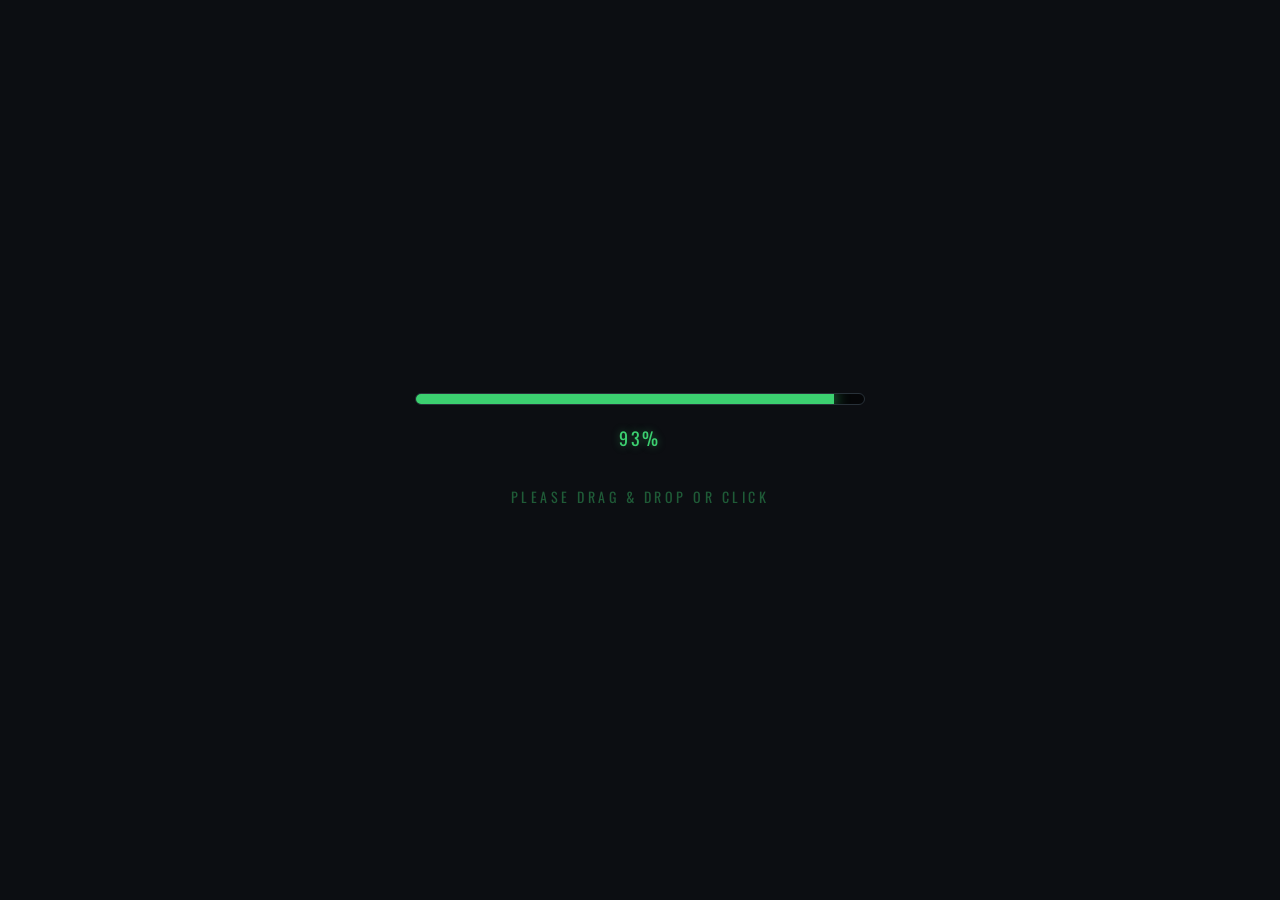
<file: index.html>
<!DOCTYPE html>
<html lang="ja">
<head>
    <meta charset="UTF-8">
    <meta name="theme-color" content="#12161a">
    <title>Digital Portfolio / KARASAWA</title>
    <meta name="viewport" content="width=device-width, initial-scale=1.0">
    <link rel="preconnect" href="https://fonts.googleapis.com">
    <link rel="preconnect" href="https://fonts.gstatic.com" crossorigin>
    <link href="https://fonts.googleapis.com/css2?family=Oswald:wght@400;700&display=swap" rel="stylesheet">
    <link rel="stylesheet" href="style.css">
</head>
<body>

    <button id="js-skip-btn" class="toy-skip-btn">パズルをスキップ</button>

    <div class="loader-overlay" id="js-loader">
        <div class="loader-content">
            <div class="loader-bar-container">
                <div class="loader-bar" id="js-loader-bar"></div>
            </div>
            <div class="loader-status">
                <span class="loader-text" id="js-loader-text">0%</span>
                <span class="loader-icon" id="js-loader-icon" style="display: none;">UNLOCKED</span>
            </div>
            <div class="loader-guide">PLEASE DRAG & DROP OR CLICK</div>
        </div>
    </div>

    <nav class="navigation" id="js-nav">
        <div class="toy-handle" id="js-hamburger">
            <div class="handle-grip"></div>
        </div>

        <div class="drawer-title">PIECES</div>
        <div class="pieces-container">
            <div class="menu-piece" id="piece-about" draggable="true">ABOUT ME</div>
            <div class="menu-piece" id="piece-work" draggable="true">WORK</div>
            <div class="menu-piece" id="piece-certifications" draggable="true">QUALIFICATIONS</div>
            <div class="menu-piece" id="piece-contact" draggable="true">CONTACT</div>
            <div class="menu-piece" id="piece-key" draggable="true" style="display: none;">SECRET KEY</div>
        </div>
    </nav>

    <main class="puzzle-container">
        <div class="puzzle-case">
            <div class="puzzle-logo">Portfolio</div>
            <div class="puzzle-slot" data-slot="about"><span>ABOUT ME SLOT</span></div>
            <div class="puzzle-slot" data-slot="work"><span>WORK SLOT</span></div>
            <div class="puzzle-slot" data-slot="certifications"><span>QUALIFICATIONS SLOT</span></div>
            <div class="puzzle-slot" data-slot="contact"><span>CONTACT SLOT</span></div>
        </div>
    </main>

    <div class="crt-overlay"></div>

    <div class="thankyou-overlay" id="js-thankyou-overlay">
        <h1>Thank You!!</h1>
    </div>

    <script src="script.js"></script>
</body>
</html>
</file>
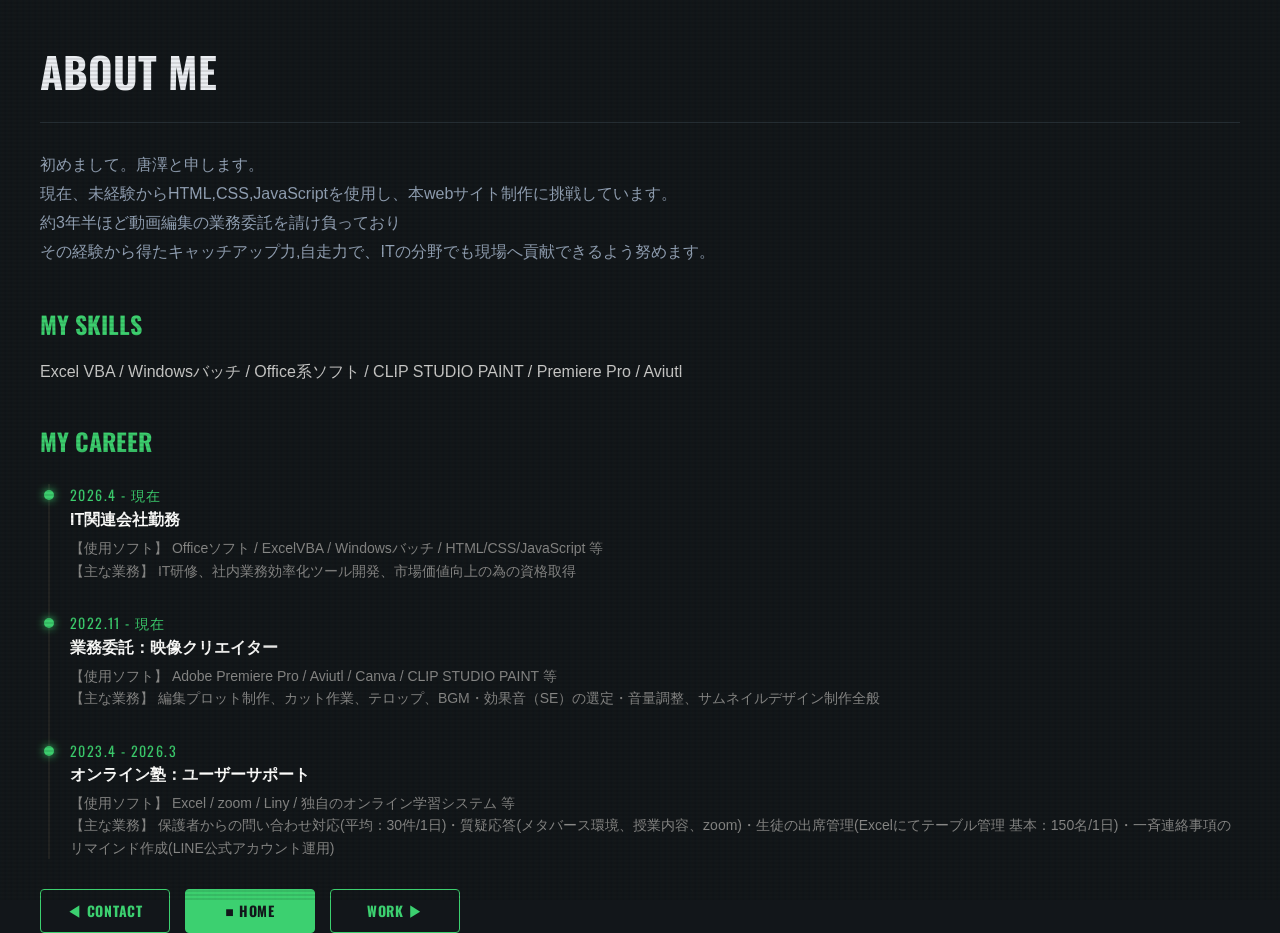
<file: about.html>
<!DOCTYPE html>
<html lang="ja">
<head>
    <meta charset="UTF-8">
    <title>ABOUT | Digital Portfolio</title>
    <meta name="viewport" content="width=device-width, initial-scale=1.0">
    <link rel="preconnect" href="https://fonts.googleapis.com">
    <link rel="preconnect" href="https://fonts.gstatic.com" crossorigin>
    <link href="https://fonts.googleapis.com/css2?family=Oswald:wght@400;700&display=swap" rel="stylesheet">
    <link rel="stylesheet" href="style.css">
</head>
<body class="sub-page-body"> 

    <main class="sub-page-main">
        <h1 class="sub-page-title">ABOUT ME</h1>
        
        <p class="sub-page-text">
            初めまして。唐澤と申します。<br>
            現在、未経験からHTML,CSS,JavaScriptを使用し、本webサイト制作に挑戦しています。<br>
            約3年半ほど動画編集の業務委託を請け負っており<br>
            その経験から得たキャッチアップ力,自走力で、ITの分野でも現場へ貢献できるよう努めます。
        </p>
        
        <h2 style="font-family: 'Oswald', sans-serif; font-size: 24px; color: var(--toy-green); margin-top: 40px;">MY SKILLS</h2>
        <p style="color: #ccc;">
            Excel VBA / Windowsバッチ / Office系ソフト / CLIP STUDIO PAINT / Premiere Pro / Aviutl
        </p>

<h2 style="font-family: 'Oswald', sans-serif; font-size: 24px; color: var(--toy-green); margin-top: 40px;">MY CAREER</h2>
        
        <div style="border-left: 2px solid #222222; padding-left: 20px; margin-left: 8px; margin-top: 25px;">

             <div style="margin-bottom: 30px; position: relative;">
                <div style="position: absolute; left: -26px; top: 6px; width: 10px; height: 10px; background-color: var(--toy-green); border-radius: 50%; box-shadow: 0 0 8px var(--toy-green);"></div>
                <div style="font-family: 'Oswald', sans-serif; font-size: 14px; color: var(--toy-green); letter-spacing: 0.1em;">2026.4 - 現在</div>
                <div style="font-size: 16px; font-weight: bold; color: #ffffff; margin-top: 4px;">IT関連会社勤務</div>
                <p style="color: #888; font-size: 14px; margin: 6px 0 0 0; line-height: 1.6;">
                【使用ソフト】	Officeソフト / ExcelVBA / Windowsバッチ / HTML/CSS/JavaScript 等<br>
                【主な業務】	IT研修、社内業務効率化ツール開発、市場価値向上の為の資格取得
                </p>
            </div>

            <div style="margin-bottom: 30px; position: relative;">
                <div style="position: absolute; left: -26px; top: 6px; width: 10px; height: 10px; background-color: var(--toy-green); border-radius: 50%; box-shadow: 0 0 8px var(--toy-green);"></div>
                <div style="font-family: 'Oswald', sans-serif; font-size: 14px; color: var(--toy-green); letter-spacing: 0.1em;">2022.11 - 現在</div>
                <div style="font-size: 16px; font-weight: bold; color: #ffffff; margin-top: 4px;">業務委託：映像クリエイター</div>
                <p style="color: #888; font-size: 14px; margin: 6px 0 0 0; line-height: 1.6;">
                【使用ソフト】	Adobe Premiere Pro / Aviutl / Canva / CLIP STUDIO PAINT 等<br>
                【主な業務】	編集プロット制作、カット作業、テロップ、BGM・効果音（SE）の選定・音量調整、サムネイルデザイン制作全般
                </p>
            </div>

            <div style="margin-bottom: 30px; position: relative;">
                <div style="position: absolute; left: -26px; top: 6px; width: 10px; height: 10px; background-color: var(--toy-green); border-radius: 50%; box-shadow: 0 0 8px var(--toy-green);"></div>
                <div style="font-family: 'Oswald', sans-serif; font-size: 14px; color: var(--toy-green); letter-spacing: 0.1em;">2023.4 - 2026.3</div>
                <div style="font-size: 16px; font-weight: bold; color: #ffffff; margin-top: 4px;">オンライン塾：ユーザーサポート</div>
                <p style="color: #888; font-size: 14px; margin: 6px 0 0 0; line-height: 1.6;">
                【使用ソフト】	Excel / zoom / Liny / 独自のオンライン学習システム 等<br>
                【主な業務】	保護者からの問い合わせ対応(平均：30件/1日)・質疑応答(メタバース環境、授業内容、zoom)・生徒の出席管理(Excelにてテーブル管理 基本：150名/1日)・一斉連絡事項のリマインド作成(LINE公式アカウント運用)
                </p>
            </div>

        </div>

        <div class="sub-page-footer">
            <a href="contact.html" class="btn-sub-nav">◀ CONTACT</a>
            <a href="index.html" class="btn-sub-nav btn-home">■ HOME</a>
            <a href="work.html" class="btn-sub-nav">WORK ▶</a>
        </div>
    </main>

    <div class="crt-overlay"></div>
</body>
</html>
</file>
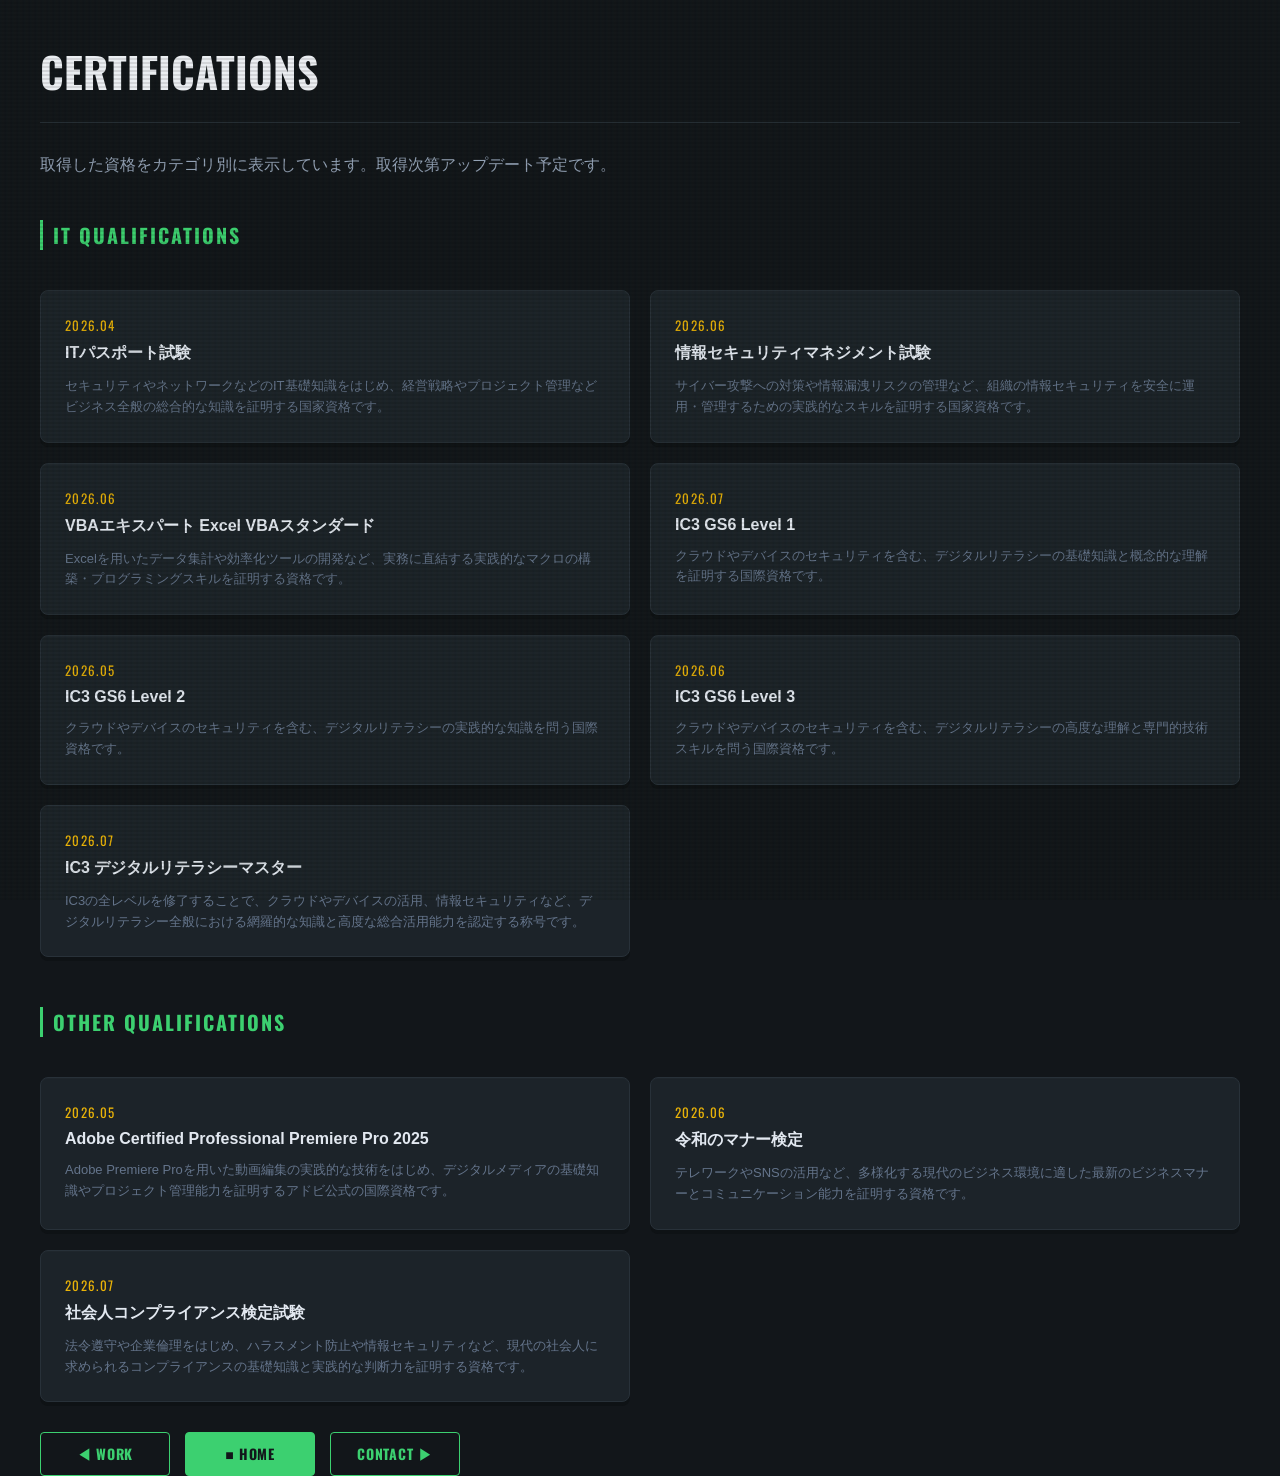
<file: certifications.html>
<!DOCTYPE html>
<html lang="ja">
<head>
    <meta charset="UTF-8">
    <title>CERTIFICATIONS | Digital Portfolio</title>
    <meta name="viewport" content="width=device-width, initial-scale=1.0">
    <link rel="preconnect" href="https://fonts.googleapis.com">
    <link rel="preconnect" href="https://fonts.gstatic.com" crossorigin>
    <link href="https://fonts.googleapis.com/css2?family=Oswald:wght@400;700&display=swap" rel="stylesheet">
    <link rel="stylesheet" href="style.css">
</head>
<body class="sub-page-body">

   <main class="sub-page-main">
        <h1 class="sub-page-title">CERTIFICATIONS</h1>
        <p class="sub-page-text">取得した資格をカテゴリ別に表示しています。取得次第アップデート予定です。</p>
        
        <h2 class="cert-category-title">IT QUALIFICATIONS</h2>
        <div class="cert-grid">
            
            <a href="https://www3.jitec.ipa.go.jp/JitesCbt/index.html" target="_blank" rel="noopener noreferrer" class="cert-box">
                <div class="cert-date">2026.04</div>
                <div class="cert-title">ITパスポート試験</div>
                <p class="cert-desc">セキュリティやネットワークなどのIT基礎知識をはじめ、経営戦略やプロジェクト管理などビジネス全般の総合的な知識を証明する国家資格です。</p>
            </a>

                <a href="https://www.ipa.go.jp/shiken/kubun/sg/about.html" target="_blank" rel="noopener noreferrer" class="cert-box">
                <div class="cert-date">2026.06</div>
                <div class="cert-title">情報セキュリティマネジメント試験</div>
                <p class="cert-desc">サイバー攻撃への対策や情報漏洩リスクの管理など、組織の情報セキュリティを安全に運用・管理するための実践的なスキルを証明する国家資格です。</p>
            </a>

            <a href="https://vbae.odyssey-com.co.jp/about/excel_standard.html" target="_blank" rel="noopener noreferrer" class="cert-box">
                <div class="cert-date">2026.06</div>
                <div class="cert-title">VBAエキスパート Excel VBAスタンダード</div>
                <p class="cert-desc">Excelを用いたデータ集計や効率化ツールの開発など、実務に直結する実践的なマクロの構築・プログラミングスキルを証明する資格です。</p>
            </a>

            <a href="https://ic3.odyssey-com.co.jp/about/gs6_lv1.html" target="_blank" rel="noopener noreferrer" class="cert-box">
                <div class="cert-date">2026.07</div>
                <div class="cert-title">IC3 GS6 Level 1</div>
                <p class="cert-desc">クラウドやデバイスのセキュリティを含む、デジタルリテラシーの基礎知識と概念的な理解を証明する国際資格です。</p>
            </a>

            <a href="https://ic3.odyssey-com.co.jp/about/gs6_lv2.html" target="_blank" rel="noopener noreferrer" class="cert-box">
                <div class="cert-date">2026.05</div>
                <div class="cert-title">IC3 GS6 Level 2</div>
                <p class="cert-desc">クラウドやデバイスのセキュリティを含む、デジタルリテラシーの実践的な知識を問う国際資格です。</p>
            </a>

            <a href="https://ic3.odyssey-com.co.jp/about/gs6_lv3.html" target="_blank" rel="noopener noreferrer" class="cert-box">
                <div class="cert-date">2026.06</div>
                <div class="cert-title">IC3 GS6 Level 3</div>
                <p class="cert-desc">クラウドやデバイスのセキュリティを含む、デジタルリテラシーの高度な理解と専門的技術スキルを問う国際資格です。</p>
            </a>

            <a href="https://ic3.odyssey-com.co.jp/about/outline.html" target="_blank" rel="noopener noreferrer" class="cert-box">
                <div class="cert-date">2026.07</div>
                <div class="cert-title">IC3 デジタルリテラシーマスター</div>
                <p class="cert-desc">IC3の全レベルを修了することで、クラウドやデバイスの活用、情報セキュリティなど、デジタルリテラシー全般における網羅的な知識と高度な総合活用能力を認定する称号です。</p>
            </a>

        </div>

        <h2 class="cert-category-title" style="margin-top: 50px;">OTHER QUALIFICATIONS</h2>
        <div class="cert-grid">
            
            <a href="https://adobe.odyssey-com.co.jp/outline/" target="_blank" rel="noopener noreferrer" class="cert-box">
                <div class="cert-date">2026.05</div>
                <div class="cert-title">Adobe Certified Professional Premiere Pro 2025</div>
                <p class="cert-desc">Adobe Premiere Proを用いた動画編集の実践的な技術をはじめ、デジタルメディアの基礎知識やプロジェクト管理能力を証明するアドビ公式の国際資格です。</p>
            </a>

             <a href="https://reiwamanner.odyssey-com.co.jp/" target="_blank" rel="noopener noreferrer" class="cert-box">
                <div class="cert-date">2026.06</div>
                <div class="cert-title">令和のマナー検定</div>
                <p class="cert-desc">テレワークやSNSの活用など、多様化する現代のビジネス環境に適した最新のビジネスマナーとコミュニケーション能力を証明する資格です。</p>
            </a>

            <a href="https://jcoa.khk.co.jp/lp/" target="_blank" rel="noopener noreferrer" class="cert-box">
                <div class="cert-date">2026.07</div>
                <div class="cert-title">社会人コンプライアンス検定試験</div>
                <p class="cert-desc">法令遵守や企業倫理をはじめ、ハラスメント防止や情報セキュリティなど、現代の社会人に求められるコンプライアンスの基礎知識と実践的な判断力を証明する資格です。</p>
            </a>

        </div>

        <div class="sub-page-footer">
            <a href="work.html" class="btn-sub-nav">◀ WORK</a>
            <a href="index.html" class="btn-sub-nav btn-home">■ HOME</a>
            <a href="contact.html" class="btn-sub-nav">CONTACT ▶</a>
        </div>
    </main>

    <div class="crt-overlay"></div>
</body>
</html>
</file>
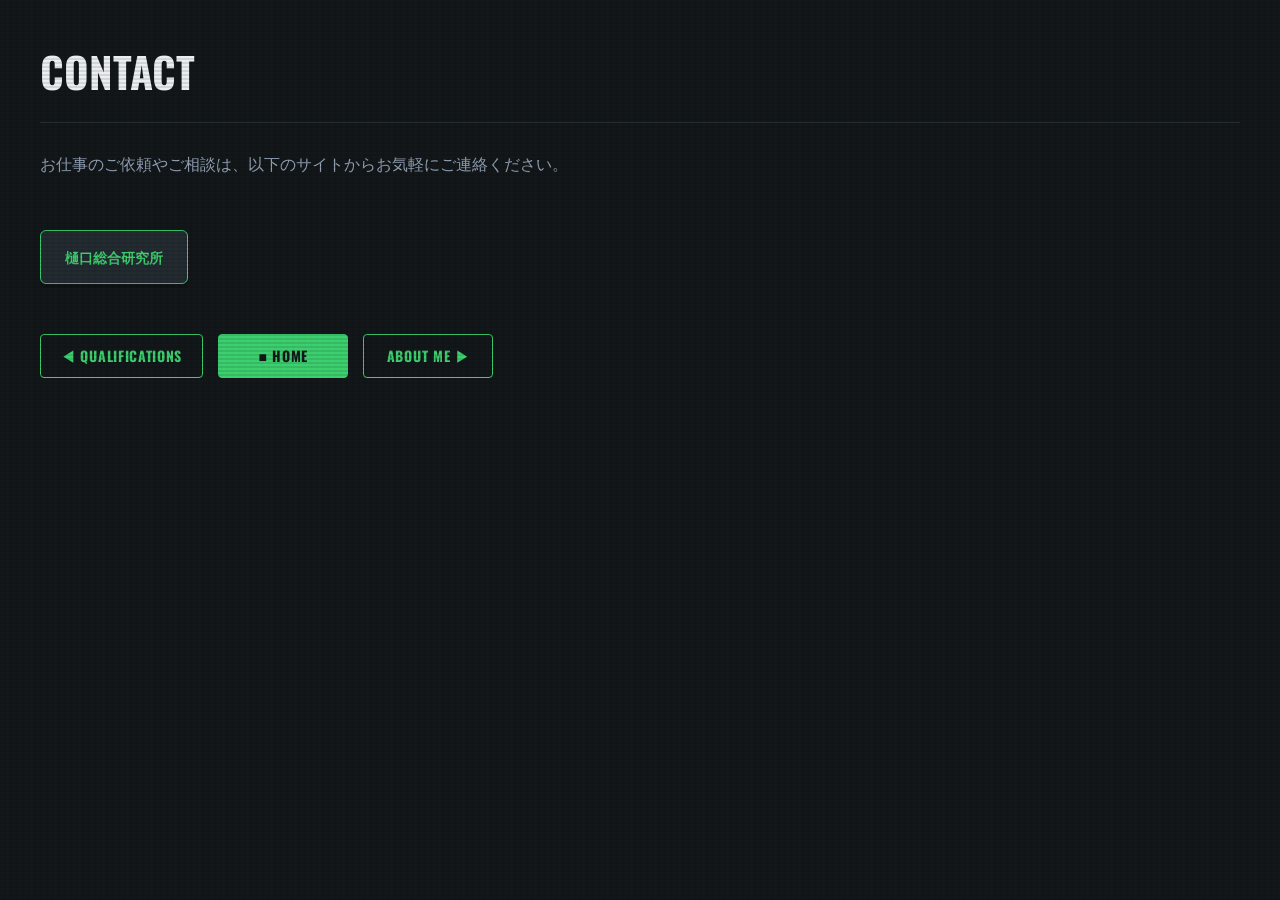
<file: contact.html>
<!DOCTYPE html>
<html lang="ja">
<head>
    <meta charset="UTF-8">
    <title>CONTACT | Digital Portfolio</title>
    <meta name="viewport" content="width=device-width, initial-scale=1.0">
    <link rel="preconnect" href="https://fonts.googleapis.com">
    <link rel="preconnect" href="https://fonts.gstatic.com" crossorigin>
    <link href="https://fonts.googleapis.com/css2?family=Oswald:wght@400;700&display=swap" rel="stylesheet">
    <link rel="stylesheet" href="style.css">
</head>
<body class="sub-page-body">

    <main class="sub-page-main">
        <h1 class="sub-page-title">CONTACT</h1>
        <p class="sub-page-text">お仕事のご依頼やご相談は、以下のサイトからお気軽にご連絡ください。</p>
        
        <div style="margin: 40px 0; font-size: 18px; line-height: 2;">
            <a href="https://higuchi-consulting.com/" class="download-btn" target="_blank" rel="noopener noreferrer">樋口総合研究所</a>
        </div>

        <div class="sub-page-footer">
            <a href="certifications.html" class="btn-sub-nav">◀ QUALIFICATIONS</a>
            <a href="index.html" class="btn-sub-nav btn-home">■ HOME</a>
            <a href="about.html" class="btn-sub-nav">ABOUT ME ▶</a>
        </div>
    </main>

    <div class="crt-overlay"></div>
</body>
</html>
</file>
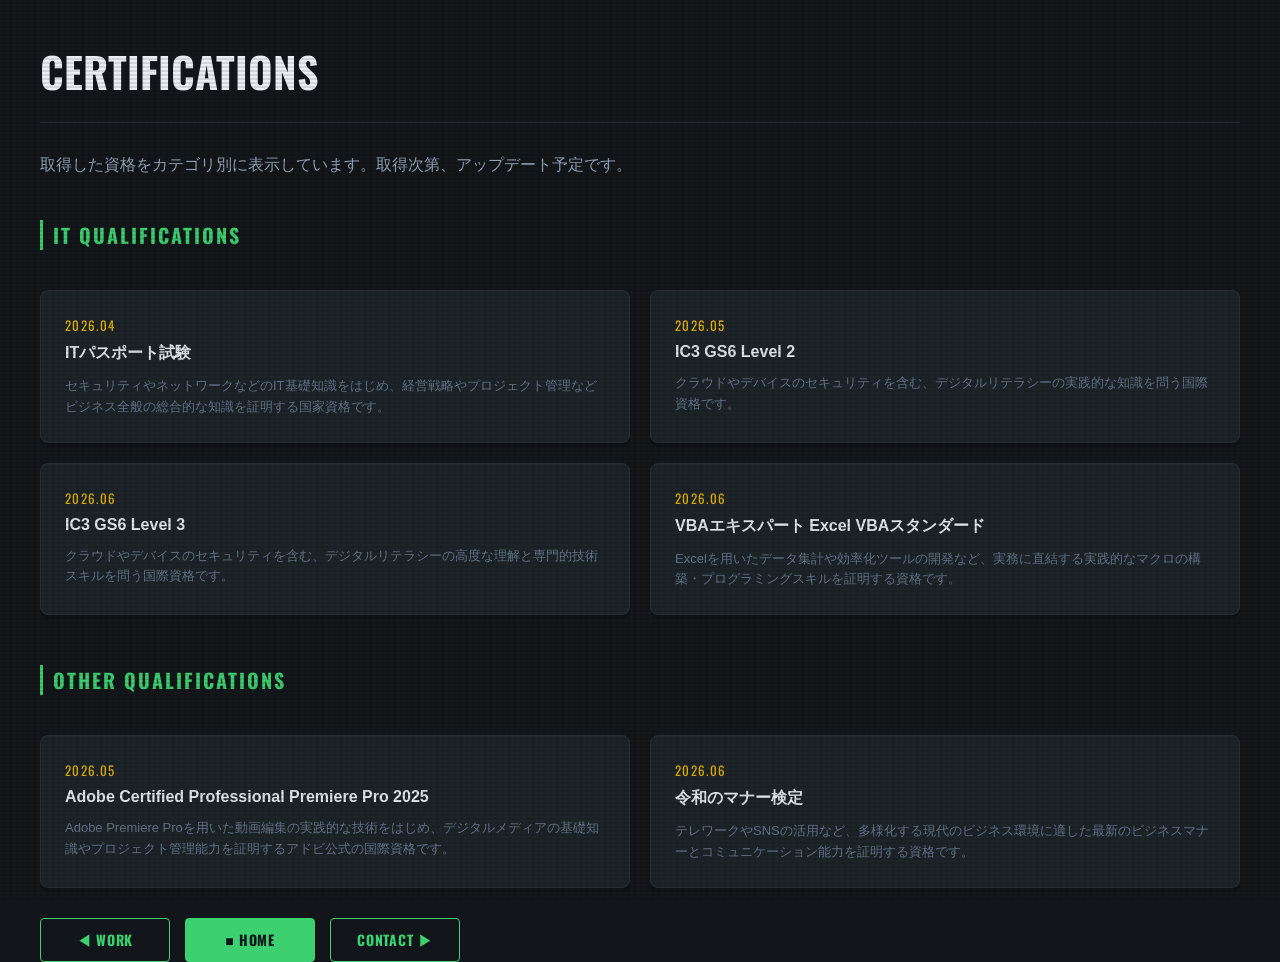
<file: sikaku.html>
<!DOCTYPE html>
<html lang="ja">
<head>
    <meta charset="UTF-8">
    <title>CERTIFICATIONS | Digital Portfolio</title>
    <meta name="viewport" content="width=device-width, initial-scale=1.0">
    <link rel="preconnect" href="https://fonts.googleapis.com">
    <link rel="preconnect" href="https://fonts.gstatic.com" crossorigin>
    <link href="https://fonts.googleapis.com/css2?family=Oswald:wght@400;700&display=swap" rel="stylesheet">
    <link rel="stylesheet" href="style.css">
</head>
<body class="sub-page-body">

   <main class="sub-page-main">
        <h1 class="sub-page-title">CERTIFICATIONS</h1>
        <p class="sub-page-text">取得した資格をカテゴリ別に表示しています。取得次第、アップデート予定です。</p>
        
        <h2 class="cert-category-title">IT QUALIFICATIONS</h2>
        <div class="cert-grid">
            
            <a href="https://www3.jitec.ipa.go.jp/JitesCbt/index.html" target="_blank" rel="noopener noreferrer" class="cert-box">
                <div class="cert-date">2026.04</div>
                <div class="cert-title">ITパスポート試験</div>
                <p class="cert-desc">セキュリティやネットワークなどのIT基礎知識をはじめ、経営戦略やプロジェクト管理などビジネス全般の総合的な知識を証明する国家資格です。</p>
            </a>

            <a href="https://ic3.odyssey-com.co.jp/about/gs6_lv2.html" target="_blank" rel="noopener noreferrer" class="cert-box">
                <div class="cert-date">2026.05</div>
                <div class="cert-title">IC3 GS6 Level 2</div>
                <p class="cert-desc">クラウドやデバイスのセキュリティを含む、デジタルリテラシーの実践的な知識を問う国際資格です。</p>
            </a>

            <a href="https://ic3.odyssey-com.co.jp/about/gs6_lv3.html" target="_blank" rel="noopener noreferrer" class="cert-box">
                <div class="cert-date">2026.06</div>
                <div class="cert-title">IC3 GS6 Level 3</div>
                <p class="cert-desc">クラウドやデバイスのセキュリティを含む、デジタルリテラシーの高度な理解と専門的技術スキルを問う国際資格です。</p>
            </a>

            <a href="https://vbae.odyssey-com.co.jp/about/excel_standard.html" target="_blank" rel="noopener noreferrer" class="cert-box">
                <div class="cert-date">2026.06</div>
                <div class="cert-title">VBAエキスパート Excel VBAスタンダード</div>
                <p class="cert-desc">Excelを用いたデータ集計や効率化ツールの開発など、実務に直結する実践的なマクロの構築・プログラミングスキルを証明する資格です。</p>
            </a>

        </div>

        <h2 class="cert-category-title" style="margin-top: 50px;">OTHER QUALIFICATIONS</h2>
        <div class="cert-grid">
            
            <a href="https://adobe.odyssey-com.co.jp/outline/" target="_blank" rel="noopener noreferrer" class="cert-box">
                <div class="cert-date">2026.05</div>
                <div class="cert-title">Adobe Certified Professional Premiere Pro 2025</div>
                <p class="cert-desc">Adobe Premiere Proを用いた動画編集の実践的な技術をはじめ、デジタルメディアの基礎知識やプロジェクト管理能力を証明するアドビ公式の国際資格です。</p>
            </a>

             <a href="https://reiwamanner.odyssey-com.co.jp/" target="_blank" rel="noopener noreferrer" class="cert-box">
                <div class="cert-date">2026.06</div>
                <div class="cert-title">令和のマナー検定</div>
                <p class="cert-desc">テレワークやSNSの活用など、多様化する現代のビジネス環境に適した最新のビジネスマナーとコミュニケーション能力を証明する資格です。</p>
            </a>

        </div>

        <div class="sub-page-footer">
            <a href="work.html" class="btn-sub-nav">◀ WORK</a>
            <a href="index.html" class="btn-sub-nav btn-home">■ HOME</a>
            <a href="contact.html" class="btn-sub-nav">CONTACT ▶</a>
        </div>
    </main>

    <div class="crt-overlay"></div>
</body>
</html>
</file>
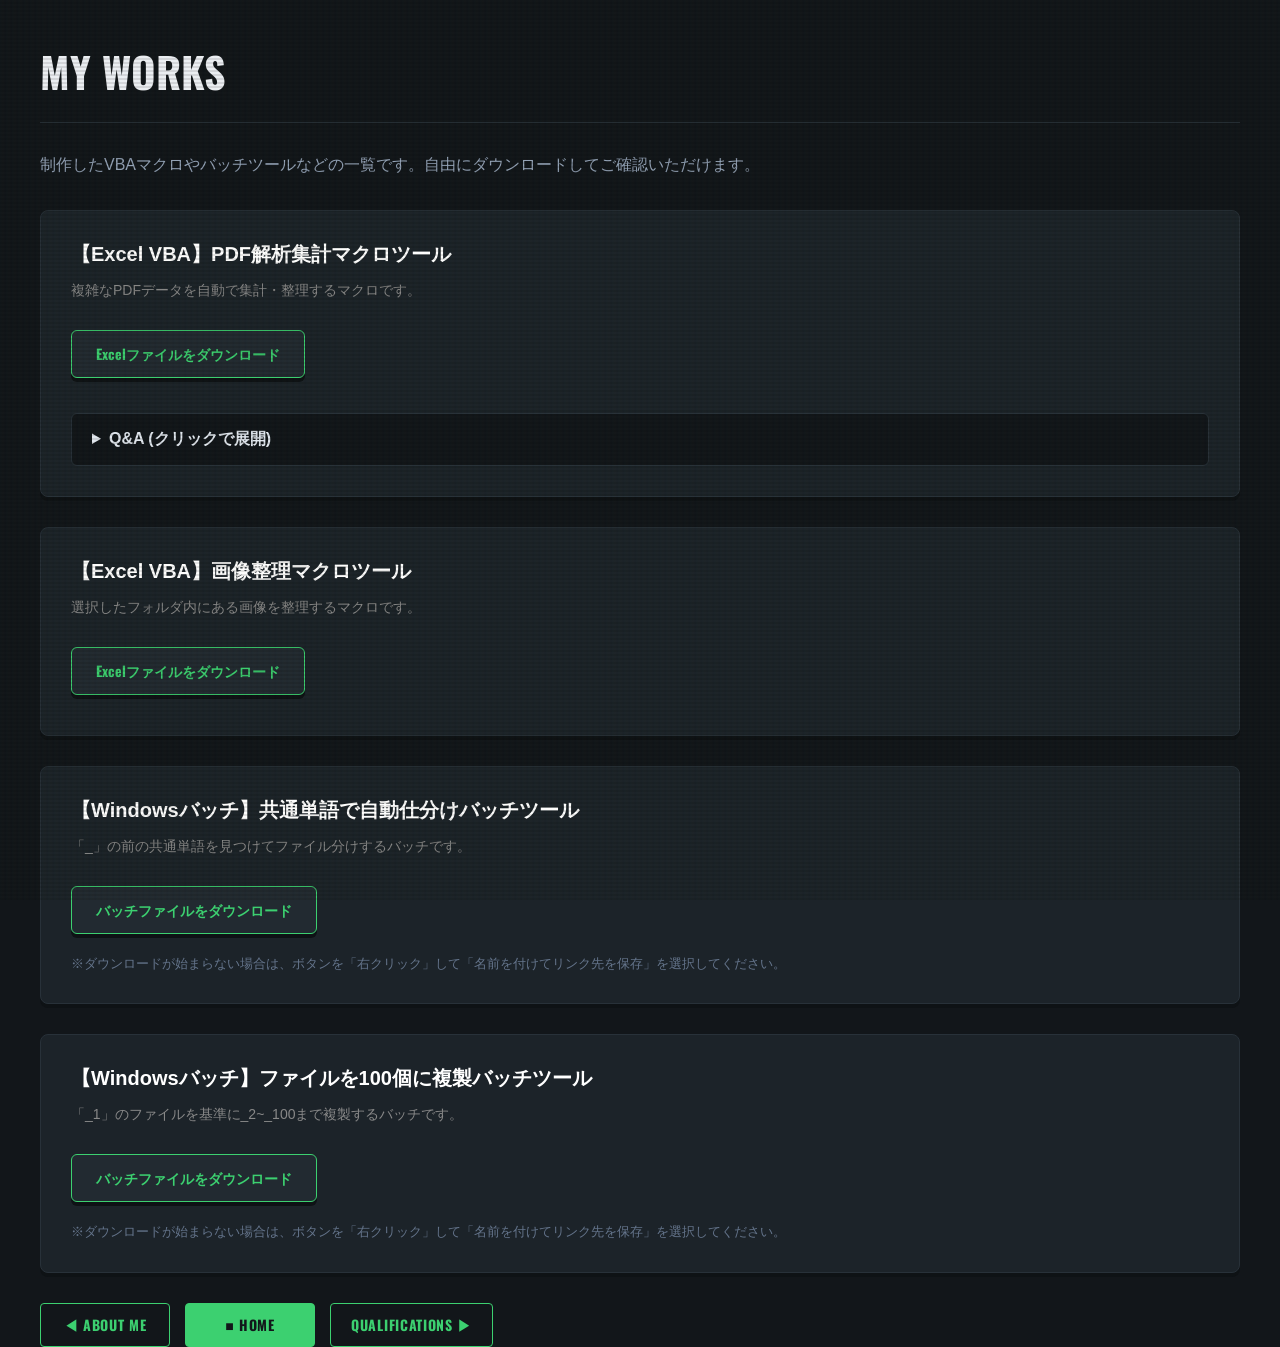
<file: work.html>
<!DOCTYPE html>
<html lang="ja">
<head>
    <meta charset="UTF-8">
    <title>WORK | Digital Portfolio</title>
    <meta name="viewport" content="width=device-width, initial-scale=1.0">
    <link rel="preconnect" href="https://fonts.googleapis.com">
    <link rel="preconnect" href="https://fonts.gstatic.com" crossorigin>
    <link href="https://fonts.googleapis.com/css2?family=Oswald:wght@400;700&display=swap" rel="stylesheet">
    <link rel="stylesheet" href="style.css">
</head>
<body class="sub-page-body">

    <main class="sub-page-main">
        <h1 class="sub-page-title">MY WORKS</h1>
        <p class="sub-page-text">制作したVBAマクロやバッチツールなどの一覧です。自由にダウンロードしてご確認いただけます。</p>
        
        <div class="work-box">
            <h2 style="font-size: 20px; color: #ffffff; margin-top: 0; margin-bottom: 10px;">【Excel VBA】PDF解析集計マクロツール</h2>
            <p style="color: #888; font-size: 14px; margin-bottom: 20px;">複雑なPDFデータを自動で集計・整理するマクロです。</p>
            
            <a href="pdfcount.xlsm" download class="download-btn">Excelファイルをダウンロード</a>
            
            <details class="work-details">
                <summary>Q&A (クリックで展開)</summary>
                <div class="work-details-content">
                    <strong style="color: var(--toy-green);">◆［単一フォルダ解析］に関する質問</strong><br>
                    Q：間違えて、中にさらに複数のフォルダ（子フォルダ）が入っている「親フォルダ」を選択してしまいました。<br>
                    A： マクロはエラーを起こさずに安全に終了します。<br>
                    このボタンは選択された最上階の階層にあるPDFだけを狙う仕様のため、子フォルダの中身は無視され、読み込み結果は0件として処理されます。<br><br>
                    
                    <strong style="color: var(--toy-green);">◆［サブフォルダ含め解析］に関する質問</strong><br>
                    Q：サブフォルダを持たない、階層のない「単一フォルダ」を間違えて選択してしまいました。<br>
                    A： 現在あるシートを削除することなく、末尾に新しいシートを追加して通常通り解析を行います。<br>
                    フォルダ名が重複している場合は、自動的に「フォルダ名_1」のように連番が付与されます。<br><br>
                    
                    Q：PDFファイルが1件も入っていないフォルダを選択した場合はどうなりますか？<br>
                    A： 無駄なシートが作成されることはありません。<br>
                    PDFが検出されたフォルダのみをシート化する仕組みになっているため、中身が空のフォルダは自動的にスキップされます。<br><br>
                    
                    Q：階層構造（サブフォルダ）のあるフォルダを読み込む際、注意することはありますか？<br>
                    A： 選択した親フォルダの中にサブフォルダが存在する場合、前回までに作成された追加シートは一度すべてリセット（削除）され、最新の構造で新しく作り直されます。<br>
                    もし過去のシートを残したままにしたい場合は、別のボタン（複数フォルダ連続解析）をご使用ください。<br><br>
                    
                    <strong style="color: var(--toy-green);">◆［複数フォルダ連続解析］に関する質問</strong><br>
                    Q：何度もフォルダを追加していくと、メインシート（シート1）のデータが上書きされて消えたりしませんか？<br>
                    A： メインシートのデータと干渉することはありません。<br>
                    この機能は、選択したフォルダごとに「新しいシート」を右側に作成しながら展開していく仕様のため、メインシートのA〜D列が書き換わる心配はありません。<br><br>
                    
                    Q：連続選択の途中で、PDFが入っていないフォルダを選んでしまった場合はどうなりますか？<br>
                    A： そのフォルダ用のシートは作成されず、自動的にスキップされます。<br>
                    確認メッセージは通常通り表示されますので、そのまま次のフォルダの選択を続けてください。<br><br>
                    
                    <strong style="color: var(--toy-green);">◆共通仕様に関する質問</strong><br>
                    Q：指定したフォルダの中に、テキスト（.txt）や画像（.png）など、PDF以外のファイルが紛れ込んでいた場合はどうなりますか？<br>
                    A： PDF以外のファイルはシステムが無視します。<br>
                    プログラムの内部で、ファイルの拡張子が「.pdf」であるときのみ解析と書き込みを行うフィルターをかけているため、エラーで止まることはありません。<br><br>
                    
                    Q：フォルダ選択画面で、間違えてファイル（.pdfなど）を単体で選んでしまうミスは起きませんか？<br>
                    A： 構造上、絶対に起きないようになっています。<br>
                    ボタンを押した際に起動する画面は「フォルダ選択専用」に固定されているため、画面上にはフォルダしか表示されず、ファイル単体をクリックすることはできません。<br><br>
                    
                    Q：何もファイルが入っていない、完全に空っぽのフォルダを選択した場合はどうなりますか？<br>
                    A： エラーなどは起きず、安全に終了します。<br>
                    画面上の古いデータは綺麗にクリアされ、読み込み件数「0件」として処理が完了します。<br><br>
                    
                    Q：「資料_1_vol10.pdf」と「資料_1_vol2.pdf」のように、1つのファイル名の中に数字が2箇所以上ある場合でも正しく並びますか？<br>
                    A： はい、完璧な自然順で並びます。<br>
                    ファイル名に含まれるすべての数字を後ろから順番に自動検出し、個別にゼロ埋めを施して並び替える「複数数字ソート」を搭載しています。<br>
                    そのため、複雑なナンバリングのファイルでも意図通りの順番（vol2 ➔ vol10）に整列します。
                </div>
            </details>
        </div>
        
        <div class="work-box">
            <h2 style="font-size: 20px; color: #ffffff; margin-top: 0; margin-bottom: 10px;">【Excel VBA】画像整理マクロツール</h2>
            <p style="color: #888; font-size: 14px; margin-bottom: 20px;">選択したフォルダ内にある画像を整理するマクロです。</p>
            <a href="imagecount.xlsm" download class="download-btn">Excelファイルをダウンロード</a>
        </div>
        
        <div class="work-box">
            <h2 style="font-size: 20px; color: #ffffff; margin-top: 0; margin-bottom: 10px;">【Windowsバッチ】共通単語で自動仕分けバッチツール</h2>
            <p style="color: #888; font-size: 14px; margin-bottom: 20px;">「_」の前の共通単語を見つけてファイル分けするバッチです。</p>
            
            <a href="filesort.bat" download class="download-btn">バッチファイルをダウンロード</a>
            
            <p style="color: var(--text-gray); font-size: 13px; margin: 10px 0 0 0; line-height: 1.5;">
                ※ダウンロードが始まらない場合は、ボタンを「右クリック」して「名前を付けてリンク先を保存」を選択してください。
            </p>
        </div>
        
        <div class="work-box">
            <h2 style="font-size: 20px; color: #ffffff; margin-top: 0; margin-bottom: 10px;">【Windowsバッチ】ファイルを100個に複製バッチツール</h2>
            <p style="color: #888; font-size: 14px; margin-bottom: 20px;">「_1」のファイルを基準に_2~_100まで複製するバッチです。</p>
            
            <a href="filecopy100.bat" download class="download-btn">バッチファイルをダウンロード</a>
            
            <p style="color: var(--text-gray); font-size: 13px; margin: 10px 0 0 0; line-height: 1.5;">
                ※ダウンロードが始まらない場合は、ボタンを「右クリック」して「名前を付けてリンク先を保存」を選択してください。
            </p>
        </div>

        <div class="sub-page-footer">
            <a href="about.html" class="btn-sub-nav">◀ ABOUT ME</a>
            <a href="index.html" class="btn-sub-nav btn-home">■ HOME</a>
            <a href="certifications.html" class="btn-sub-nav">QUALIFICATIONS ▶</a>
        </div>
    </main>

    <div class="crt-overlay"></div>
</body>
</html>
</file>
<file: style.css>
/* =================================================
   1. グローバル設定&共通変数
   ================================================= */
* {
    box-sizing: border-box;
}

:root {
    --bg-dark: #12161a; 
    --bg-case: #1c2329; 
    --toy-green: #3cd070; 
    --toy-green-hover: #2eb05c;
    --toy-green-shadow: #145c2f;
    --toy-yellow: #eab308; 
    --text-gray: #64748b; 
}

body {
    background-color: var(--bg-dark);
    color: #e2e8f0;
    font-family: sans-serif;
    margin: 0;
    padding: 0;
    overflow: hidden; 
    height: 100vh;
}

/* =================================================
   2. メイン画面：パズルケース&ギミック
   ================================================= */
.puzzle-container {
    width: 100%;
    height: 100vh;
    padding: 0;
    display: flex;
    align-items: center;         
    justify-content: center; 
}

.puzzle-case {
    position: relative;
    display: grid;
    grid-template-columns: repeat(2, 1fr);
    grid-template-rows: repeat(2, 1fr);
    gap: 20px;
    background-color: var(--bg-case); 
    padding: 30px;
    padding-top: 45px;
    width: 96vw;  
    height: 96vh; 
    border-radius: 16px; 
    border: 1px solid #283139;
    box-shadow: inset 0 0 30px rgba(0,0,0,0.6), 0 20px 40px rgba(0,0,0,0.4);
}

.puzzle-logo {
    position: absolute;
    top: 10px;
    left: 50%;
    transform: translateX(-50%);
    font-family: 'Oswald', sans-serif;
    font-size: 20px;
    font-weight: 700;
    color: #2b3933;
    letter-spacing: 0.5em;
    text-indent: 0.5em; 
    user-select: none;
    pointer-events: none;
    transition: color 0.4s ease, text-shadow 0.4s ease;
}

.puzzle-case:has(.puzzle-slot.drag-over) .puzzle-logo {
    color: var(--toy-green);
    text-shadow: 0 0 10px var(--toy-green), 0 0 4px rgba(60, 208, 112, 0.4);
}

.puzzle-slot {
    background-color: var(--bg-dark);
    border: 1px solid #283139; 
    border-radius: 6px;
    display: flex;
    align-items: center;
    justify-content: center;
    color: var(--text-gray); 
    font-family: 'Oswald', sans-serif;
    font-size: 11px;
    letter-spacing: 0.2em;
    overflow: hidden;
    transition: all 0.2s ease; 
}

.puzzle-slot.drag-over {
    border-color: var(--toy-green);
    background-color: #171d22;
    box-shadow: inset 0 0 20px rgba(60, 208, 112, 0.2), 0 0 15px rgba(60, 208, 112, 0.1);
    transform: scale(0.98); 
}

/* =================================================
   3. 引き出しトレイ&取っ手
   ================================================= */
.navigation {
    position: fixed;
    top: 0;
    right: -320px; 
    width: 320px;
    height: 100vh;
    background-color: rgba(22, 28, 33, 0.75);
    backdrop-filter: blur(15px);
    -webkit-backdrop-filter: blur(15px); 
    border-left: 5px solid var(--toy-green); 
    box-shadow: -10px 0 30px rgba(0,0,0,0.4);
    transition: 0.4s cubic-bezier(0.16, 1, 0.3, 1);
    z-index: 90;
    padding: 40px 30px;
}

.navigation.active {
    right: 0;
}

.toy-handle {
    position: absolute; 
    top: 50%;
    left: -35px; 
    transform: translateY(-50%);
    width: 35px;
    height: 130px;
    background-color: var(--toy-green); 
    border-radius: 12px 0 0 12px;
    cursor: pointer;
    z-index: 100;
    box-shadow: -4px 4px 12px rgba(0,0,0,0.2), inset 2px 2px 4px rgba(255,255,255,0.3); 
    display: flex;
    align-items: center;
    justify-content: center;
    transition: background-color 0.2s;
}

.toy-handle:hover {
    background-color: var(--toy-green-hover);
}

.toy-handle.pulse-attention::after {
    content: "";
    position: absolute;
    top: 0;
    left: 0;
    width: 100%;
    height: 100%;
    border-radius: 12px 0 0 12px;
    box-shadow: 0 0 15px var(--toy-green);
    z-index: -1;
    animation: handlePulse 2s infinite ease-in-out; 
}

@keyframes handlePulse {
    0% {
        box-shadow: 0 0 4px rgba(60, 208, 112, 0.3);
        opacity: 0.3;
    }
    50% {
        box-shadow: -8px 0 20px var(--toy-green), -4px 0 10px var(--toy-green);
        opacity: 0.8;
    }
    100% {
        box-shadow: 0 0 4px rgba(60, 208, 112, 0.3);
        opacity: 0.3;
    }
}

.handle-grip {
    width: 6px;
    height: 60px;
    background-color: var(--toy-green-shadow);
    border-radius: 3px;
    box-shadow: inset 1px 1px 2px rgba(0,0,0,0.4);
}

.drawer-title {
    font-family: 'Oswald', sans-serif;
    font-size: 24px;
    color: var(--toy-green);
    letter-spacing: 0.15em;
    margin-bottom: 40px;
    border-bottom: 2px solid rgba(60, 208, 112, 0.1);
    padding-bottom: 15px;
}

/* =================================================
   4. パズルピース（通常&鍵）
   ================================================= */
.pieces-container {
    display: grid;
    grid-template-columns: 1fr;
    gap: 15px;
}

.menu-piece {
    background-color: #222a31;
    border: 1px solid #313d47;
    padding: 18px;
    text-align: center;
    font-weight: bold;
    font-family: 'Oswald', sans-serif;
    letter-spacing: 0.1em;
    cursor: grab; 
    border-radius: 6px;
    transition: 0.2s;
    box-shadow: 0 4px 0px #0e1215, inset 0 1px 1px rgba(255,255,255,0.05);
    color: #cbd5e1;
}

.menu-piece:hover {
    border-color: var(--toy-green);
    color: var(--toy-green);
    background-color: #2a343d;
    transform: translateY(-2px); 
    box-shadow: 0 6px 0px #0e1215, inset 0 1px 1px rgba(255,255,255,0.08);
}

.menu-piece:active {
    transform: translateY(4px); 
    box-shadow: 0 0px 0px #0e1215; 
}

#piece-key {
    background-color: var(--toy-yellow); 
    border-color: #ca8a04;
    color: #12161a;
    box-shadow: 0 4px 0px #713f12, inset 0 1px 1px rgba(255,255,255,0.2);
}

#piece-key:hover {
    background-color: #facc15;
    border-color: #a16207;
    box-shadow: 0 6px 0px #713f12, inset 0 1px 1px rgba(255,255,255,0.3);
}

.puzzle-slot .menu-piece {
    width: 100%;
    height: 100%;
    border-radius: 0;
    border: none;
    background-color: var(--toy-green); 
    color: #12161a;
    display: flex;
    align-items: center;
    justify-content: center;
    cursor: default;
    box-shadow: inset 0 2px 5px rgba(0,0,0,0.3);
    font-weight: 700;
    transform: none !important;
}

.puzzle-slot #piece-key {
    background-color: var(--toy-yellow);
    color: #12161a;
}

/* =================================================
   5. 特殊エフェクト
   ================================================= */
.crt-overlay {
    position: fixed;
    top: 0;
    left: 0;
    width: 100vw;
    height: 100vh;
    background: linear-gradient(rgba(18, 22, 26, 0) 50%, rgba(0, 0, 0, 0.1) 50%), 
                linear-gradient(90deg, rgba(60, 208, 112, 0.01), rgba(234, 179, 8, 0.01), rgba(0, 0, 0, 0.01));
    background-size: 100% 4px, 6px 100%; 
    z-index: 999; 
    pointer-events: none; 
}

.thankyou-overlay {
    position: fixed;
    top: 0;
    left: 0;
    width: 100vw;
    height: 100vh;
    background-color: var(--toy-green); 
    z-index: 1000; 
    display: none; 
    align-items: center;
    justify-content: center;
    cursor: pointer;
}

.thankyou-overlay.active {
    display: flex;
    animation: toyPop 0.5s cubic-bezier(0.175, 0.885, 0.32, 1.275) forwards;
}

.thankyou-overlay h1 {
    font-family: 'Oswald', sans-serif;
    font-size: 96px; 
    color: #12161a;
    letter-spacing: 0.1em;
    text-shadow: 6px 6px 0px #ffffff; 
}

@keyframes toyPop {
    0% { transform: scale(0); opacity: 0; }
    100% { transform: scale(1); opacity: 1; }
}

/* =================================================
   6. 下層ページ（共通テンプレート）
   ================================================= */
.sub-page-body {
    overflow: auto !important;
    padding: 40px;
    background-color: var(--bg-dark);
    animation: pageBoot 0.3s ease-out forwards;
}

.sub-page-body::before {
    content: "";
    position: fixed;
    top: 0;
    left: 0;
    width: 100vw;
    height: 100vh;
    background-image: url('C:\\Users\\higuchi_trainee28\\Desktop\\my-portfolio\\Macbookpro2017-031_TP_V.jpg'); 
    background-size: cover;
    background-position: center;
    background-repeat: no-repeat;
    opacity: 0.012; 
    pointer-events: none;
    z-index: -1;
}

.sub-page-main {
    max-width: 1700px;
    margin: 0 auto;
}

.sub-page-title {
    font-family: 'Oswald', sans-serif;
    font-size: 42px;
    border-bottom: 1px solid #283139;
    padding-bottom: 20px;
    margin-top: 0;
    opacity: 0;
    color: #eceff4;
    animation: digitalScanIn 0.4s cubic-bezier(0.16, 1, 0.3, 1) 0.1s forwards;
}

.sub-page-text {
    color: #94a3b8;
    line-height: 1.8;
    opacity: 0;
    animation: digitalScanIn 0.4s cubic-bezier(0.16, 1, 0.3, 1) 0.2s forwards;
}

.sub-page-footer {
    display: flex;
    gap: 15px;
    margin-top: 30px;
}

.btn-sub-nav {
    display: inline-block;
    color: var(--toy-green);
    text-decoration: none;
    font-family: 'Oswald', sans-serif;
    font-weight: bold;
    font-size: 14px;
    border: 1px solid var(--toy-green);
    padding: 10px 20px; 
    border-radius: 4px;
    transition: 0.2s;
    opacity: 0;
    animation: digitalScanIn 0.4s ease-out 0.5s forwards;
    text-align: center;
    min-width: 130px;
    letter-spacing: 0.05em;
}

.btn-sub-nav:hover {
    background-color: var(--toy-green);
    color: #12161a;
}

.btn-sub-nav.btn-home {
    background-color: var(--toy-green);
    color: #12161a;
}

.btn-sub-nav.btn-home:hover {
    background-color: transparent;
    color: var(--toy-green);
}

.cert-category-title, .cert-grid, .sub-page-main > div {
    opacity: 0;
    animation: digitalScanIn 0.5s cubic-bezier(0.16, 1, 0.3, 1) 0.35s forwards;
}

@keyframes pageBoot {
    0% { filter: brightness(1.3); }
    100% { filter: brightness(1); }
}

@keyframes digitalScanIn {
    0% {
        opacity: 0;
        transform: translateY(8px);
        filter: blur(1px) brightness(1.4);
    }
    100% {
        opacity: 1;
        transform: translateY(0);
        filter: blur(0px) brightness(1);
    }
}

/* =================================================
   7. 資格ページ（CERTIFICATIONS）専用
   ================================================= */
.cert-category-title {
    font-family: 'Oswald', sans-serif;
    font-size: 20px;
    color: var(--toy-green);
    letter-spacing: 0.1em;
    margin-top: 40px;
    margin-bottom: 15px;
    border-left: 3px solid var(--toy-green); 
    padding-left: 10px;
}

.cert-grid {
    display: grid;
    grid-template-columns: repeat(auto-fit, minmax(400px, 1fr));
    gap: 20px;
    margin-top: 40px;
}

.cert-box {
    display: block;            
    text-decoration: none;     
    background-color: var(--bg-case); 
    border: 1px solid #283139;
    border-radius: 8px;
    padding: 24px;
    box-shadow: 0 4px 0px #0e1215, inset 0 1px 1px rgba(255,255,255,0.02);
    transition: 0.2s ease;
}

.cert-box:hover {
    border-color: var(--toy-green);
    transform: translateY(-4px);
    box-shadow: 0 8px 0px #0e1215, 0 0 10px rgba(60, 208, 112, 0.1);
}

.cert-date {
    font-family: 'Oswald', sans-serif;
    font-size: 13px;
    color: var(--toy-yellow); 
    letter-spacing: 0.1em;
    margin-bottom: 8px;
}

.cert-title {
    font-size: 16px;
    font-weight: bold;
    color: #e2e8f0;
    margin: 0 0 12px 0;
}

.cert-desc {
    font-size: 13px;
    color: #64748b;
    margin: 0;
    line-height: 1.6;
}

/* =================================================
   8. 実績ページ（WORK）専用
   ================================================= */
.work-box {
    background-color: var(--bg-case); 
    border: 1px solid #283139;
    border-radius: 8px;
    padding: 30px;
    margin-top: 30px;
    box-shadow: 0 4px 0px #0e1215;
}

.download-btn {
    display: inline-block;
    background-color: #222a31;
    color: var(--toy-green);
    border: 1px solid var(--toy-green);
    font-family: 'Oswald', sans-serif;
    font-size: 14px;
    font-weight: bold;
    text-decoration: none;
    padding: 12px 24px;
    border-radius: 6px;
    box-shadow: 0 4px 0px #0e1215;
    transition: 0.2s ease;
    margin-top: 10px;
    margin-bottom: 10px;
    cursor: pointer;
}

.download-btn:hover {
    background-color: var(--toy-green);
    color: #12161a;
    transform: translateY(-2px);
    box-shadow: 0 6px 0px #0e1215, 0 0 10px rgba(60, 208, 112, 0.15);
}

.download-btn:active {
    transform: translateY(2px);
    box-shadow: 0 2px 0px #0e1215;
}

.work-details {
    margin-top: 25px;
    border: 1px solid #283139;
    border-radius: 6px;
    background-color: #12161a;
    transition: 0.2s ease;
}

.work-details summary {
    padding: 15px 20px;
    font-weight: bold;
    color: #e2e8f0;
    cursor: pointer;
    outline: none;
    user-select: none;
}

.work-details summary:hover {
    color: var(--toy-green);
}

.work-details[open] {
    border-color: var(--toy-green);
    box-shadow: inset 0 0 10px rgba(60, 208, 112, 0.05);
}

.work-details-content {
    padding: 20px;
    border-top: 1px solid #283139;
    color: #cbd5e1;
    line-height: 1.8;
    font-size: 14px;
}

/* =================================================
   9. 起動ローディング画面（LOADER）専用
   ================================================= */
.loader-overlay {
    position: fixed;
    top: 0;
    left: 0;
    width: 100vw;
    height: 100vh;
    background-color: #0c0e12; 
    z-index: 2000; 
    display: flex;
    align-items: center;
    justify-content: center;
    opacity: 1;
    transition: opacity 0.6s cubic-bezier(0.25, 1, 0.5, 1);
}

.loader-content {
    width: 85%;
    max-width: 450px;
    text-align: center;
}

.loader-bar-container {
    width: 100%;
    height: 12px;
    background-color: #050608;
    border: 1px solid #283139;
    border-radius: 6px;
    overflow: hidden;
    margin-bottom: 20px;
}

.loader-bar {
    width: 0%;
    height: 100%;
    background-color: var(--toy-green);
    box-shadow: 0 0 15px var(--toy-green);
}

.loader-status {
    display: flex;
    justify-content: center;
    align-items: center;
    gap: 15px;
    font-family: 'Oswald', sans-serif;
    font-size: 18px;
    letter-spacing: 0.15em;
}

.loader-text {
    color: var(--toy-green);
    text-shadow: 0 0 8px rgba(60, 208, 112, 0.4);
}

.loader-icon {
    display: none;
    color: var(--toy-yellow); 
    font-weight: bold;
    font-size: 20px;
    text-shadow: 0 0 15px var(--toy-yellow);
    letter-spacing: 0.2em;
    animation: unLockPop 0.3s cubic-bezier(0.175, 0.885, 0.32, 1.275) forwards;
}

.loader-guide {
    margin-top: 35px;
    font-family: 'Oswald', sans-serif;
    font-size: 14px;
    color: rgba(60, 208, 112, 0.4);
    letter-spacing: 0.25em;
    text-transform: uppercase;
}

@keyframes unLockPop {
    0% { transform: scale(0.8) translateY(10px); opacity: 0; }
    100% { transform: scale(1) translateY(0); opacity: 1; }
}

/* =================================================
   10. ギミックスキップ（SKIP BUTTON）専用
   ================================================= */
.toy-skip-btn {
    position: fixed;
    top: 20px;
    right: 20px;
    z-index: 80;   
    background-color: #222a31;
    border: 1px solid #313d47;
    padding: 10px 16px; 
    text-align: center;
    font-weight: bold;
    font-family: 'Oswald', sans-serif;
    font-size: 12px;    
    letter-spacing: 0.1em;
    cursor: pointer; 
    border-radius: 6px;
    color: #cbd5e1;
    box-shadow: 0 4px 0px #0e1215, inset 0 1px 1px rgba(255,255,255,0.05);
    transition: 0.2s;
}

.toy-skip-btn:hover {
    border-color: var(--toy-green);
    color: var(--toy-green);
    background-color: #2a343d;
    transform: translateY(-2px);
    box-shadow: 0 6px 0px #0e1215, inset 0 1px 1px rgba(255,255,255,0.08);
}

.toy-skip-btn:active {
    transform: translateY(4px);
    box-shadow: 0 0px 0px #0e1215; 
}

/* =================================================
   11. レスポンシブスタイル（スマートフォン）
   ================================================= */
@media (max-width: 768px) {
    body {
        overflow: auto;
        height: auto;
    }
    .puzzle-case {
        grid-template-columns: 1fr;
        grid-template-rows: repeat(4, 1fr);
        height: auto;
        min-height: 90vh;
        padding: 20px;
        padding-top: 50px;
    }
    .sub-page-footer {
        justify-content: center;
        gap: 8px;
    }
    .btn-sub-nav {
        min-width: 0;
        flex: 1;
        max-width: 120px;
        font-size: 11px;
        padding: 10px 5px;
    }
}
</file>
